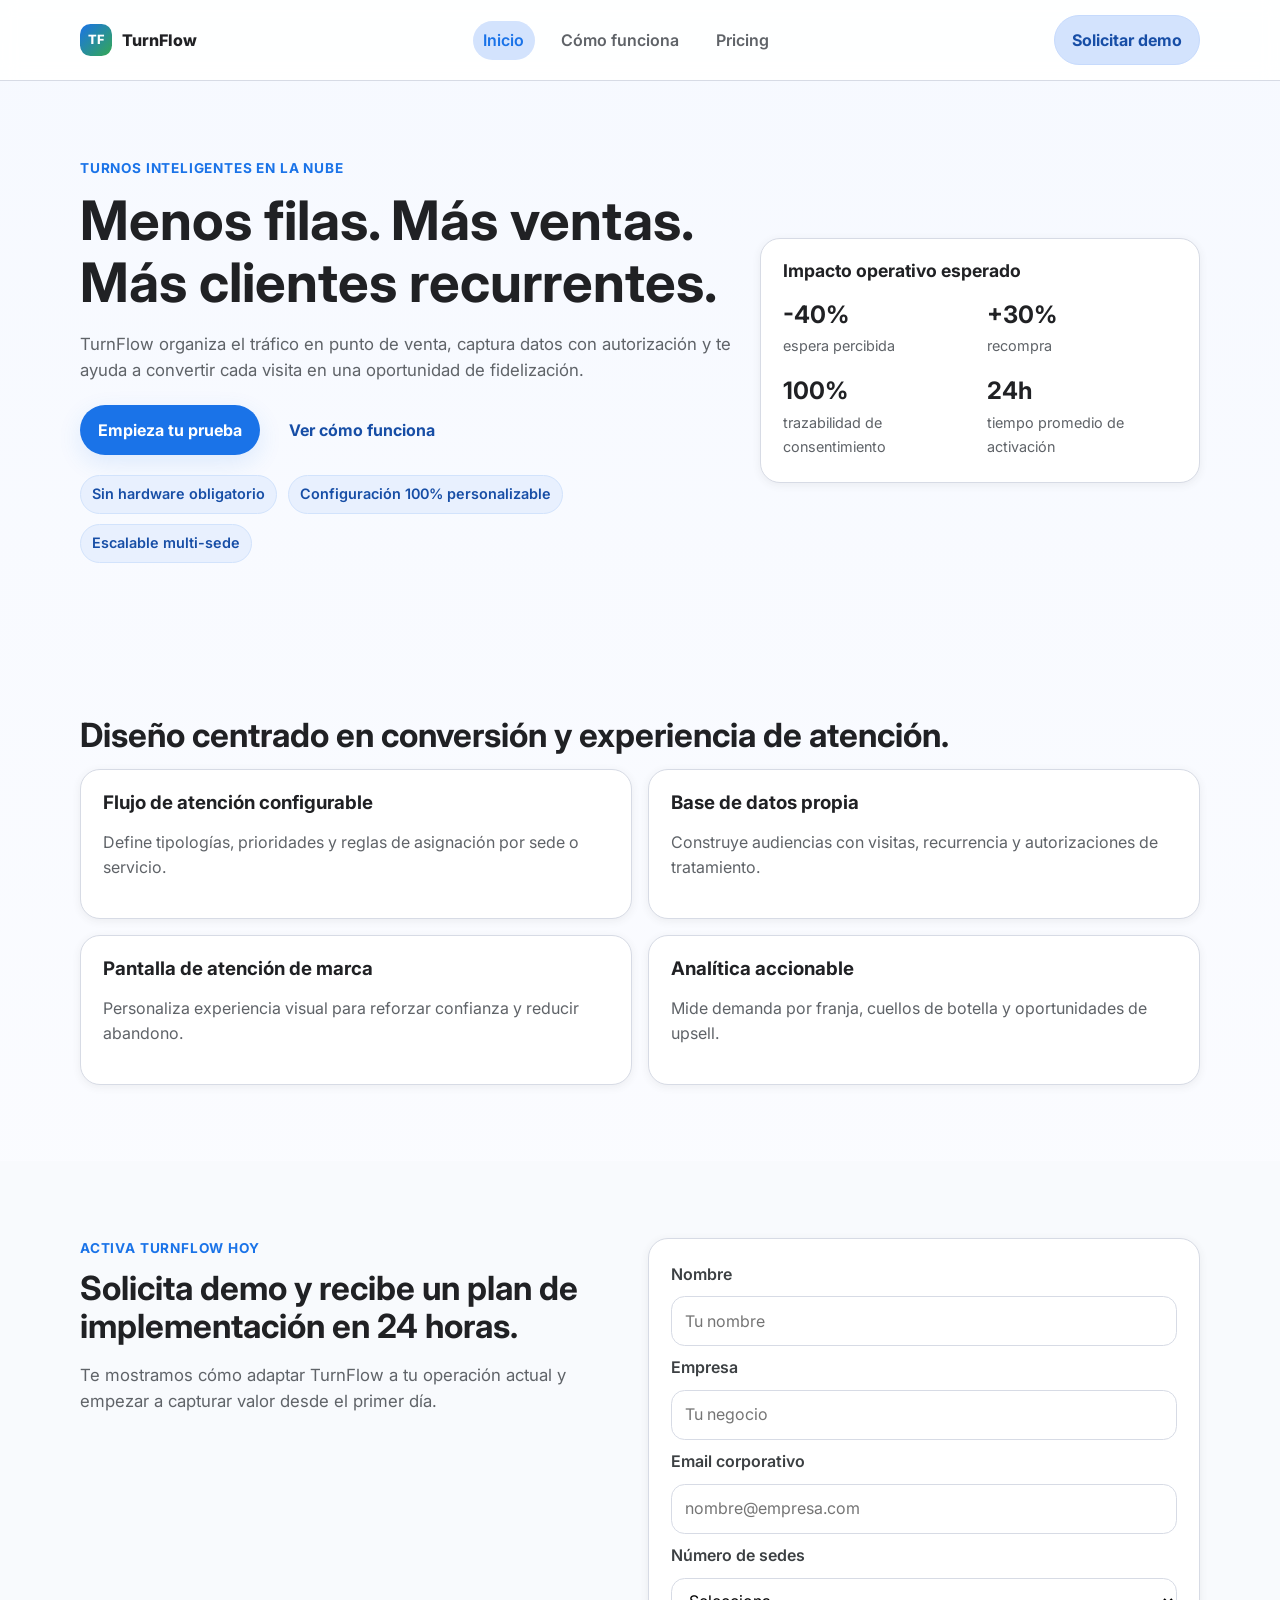
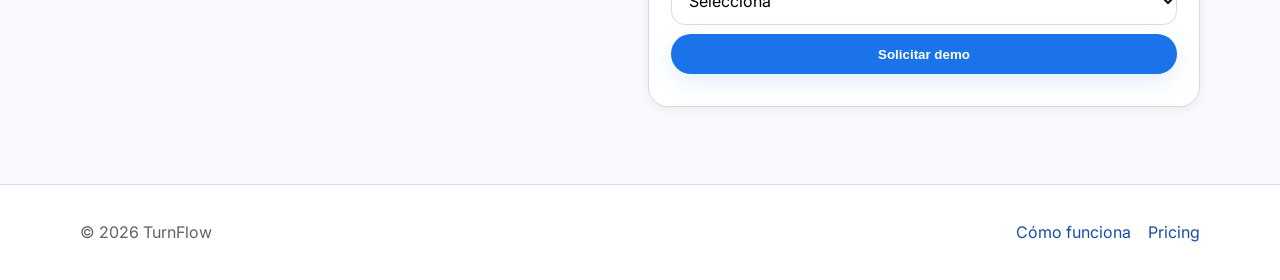
<file: index.html>
<!doctype html>
<html lang="es">
  <head>
    <meta charset="UTF-8" />
    <meta name="viewport" content="width=device-width, initial-scale=1.0" />
    <title>TurnFlow | Convierte filas en clientes fieles</title>
    <meta
      name="description"
      content="Sistema de turnos cloud para ordenar atención, capturar datos autorizados y aumentar recompra."
    />
    <link rel="preconnect" href="https://fonts.googleapis.com" />
    <link rel="preconnect" href="https://fonts.gstatic.com" crossorigin />
    <link
      href="https://fonts.googleapis.com/css2?family=Inter:wght@400;500;600;700;800&display=swap"
      rel="stylesheet"
    />
    <link rel="stylesheet" href="styles.css" />
  </head>
  <body>
    <header class="site-header">
      <div class="container nav-shell">
        <a href="/" class="logo" aria-label="TurnFlow inicio">
          <span class="logo-mark">TF</span>
          <span>TurnFlow</span>
        </a>

        <nav class="nav-links" aria-label="Navegación principal">
          <a href="/" aria-current="page">Inicio</a>
          <a href="/como-funciona">Cómo funciona</a>
          <a href="/pricing">Pricing</a>
        </nav>

        <a class="btn btn-tonal" href="#cta">Solicitar demo</a>
      </div>
    </header>

    <main>
      <section class="hero section">
        <div class="container hero-grid">
          <div>
            <p class="eyebrow">Turnos inteligentes en la nube</p>
            <h1>Menos filas. Más ventas. Más clientes recurrentes.</h1>
            <p class="lead">
              TurnFlow organiza el tráfico en punto de venta, captura datos con autorización y te
              ayuda a convertir cada visita en una oportunidad de fidelización.
            </p>

            <div class="cta-row">
              <a class="btn btn-primary" href="#cta">Empieza tu prueba</a>
              <a class="btn btn-text" href="/como-funciona">Ver cómo funciona</a>
            </div>

            <ul class="chips">
              <li>Sin hardware obligatorio</li>
              <li>Configuración 100% personalizable</li>
              <li>Escalable multi-sede</li>
            </ul>
          </div>

          <aside class="card metric-panel" aria-label="Métricas">
            <h2>Impacto operativo esperado</h2>
            <div class="metric-grid">
              <article>
                <strong>-40%</strong>
                <span>espera percibida</span>
              </article>
              <article>
                <strong>+30%</strong>
                <span>recompra</span>
              </article>
              <article>
                <strong>100%</strong>
                <span>trazabilidad de consentimiento</span>
              </article>
              <article>
                <strong>24h</strong>
                <span>tiempo promedio de activación</span>
              </article>
            </div>
          </aside>
        </div>
      </section>

      <section class="section">
        <div class="container">
          <h2>Diseño centrado en conversión y experiencia de atención.</h2>
          <div class="feature-grid">
            <article class="card">
              <h3>Flujo de atención configurable</h3>
              <p>Define tipologías, prioridades y reglas de asignación por sede o servicio.</p>
            </article>
            <article class="card">
              <h3>Base de datos propia</h3>
              <p>Construye audiencias con visitas, recurrencia y autorizaciones de tratamiento.</p>
            </article>
            <article class="card">
              <h3>Pantalla de atención de marca</h3>
              <p>Personaliza experiencia visual para reforzar confianza y reducir abandono.</p>
            </article>
            <article class="card">
              <h3>Analítica accionable</h3>
              <p>Mide demanda por franja, cuellos de botella y oportunidades de upsell.</p>
            </article>
          </div>
        </div>
      </section>

      <section class="section section-alt" id="cta">
        <div class="container cta-layout">
          <div>
            <p class="eyebrow">Activa TurnFlow hoy</p>
            <h2>Solicita demo y recibe un plan de implementación en 24 horas.</h2>
            <p class="lead">
              Te mostramos cómo adaptar TurnFlow a tu operación actual y empezar a capturar valor
              desde el primer día.
            </p>
          </div>

          <form class="card lead-form" id="lead-form">
            <label for="name">Nombre</label>
            <input id="name" name="name" required type="text" placeholder="Tu nombre" />

            <label for="business">Empresa</label>
            <input id="business" name="business" required type="text" placeholder="Tu negocio" />

            <label for="email">Email corporativo</label>
            <input id="email" name="email" required type="email" placeholder="nombre@empresa.com" />

            <label for="size">Número de sedes</label>
            <select id="size" name="size" required>
              <option value="" selected disabled>Selecciona</option>
              <option>1 sede</option>
              <option>2 a 5 sedes</option>
              <option>6 a 20 sedes</option>
              <option>20+ sedes</option>
            </select>

            <button type="submit" class="btn btn-primary">Solicitar demo</button>
            <p id="form-success" class="form-success" role="status" aria-live="polite"></p>
          </form>
        </div>
      </section>
    </main>

    <footer class="site-footer">
      <div class="container footer-shell">
        <p>© 2026 TurnFlow</p>
        <div>
          <a href="/como-funciona">Cómo funciona</a>
          <a href="/pricing">Pricing</a>
        </div>
      </div>
    </footer>

    <script src="script.js"></script>
  </body>
</html>
</file>
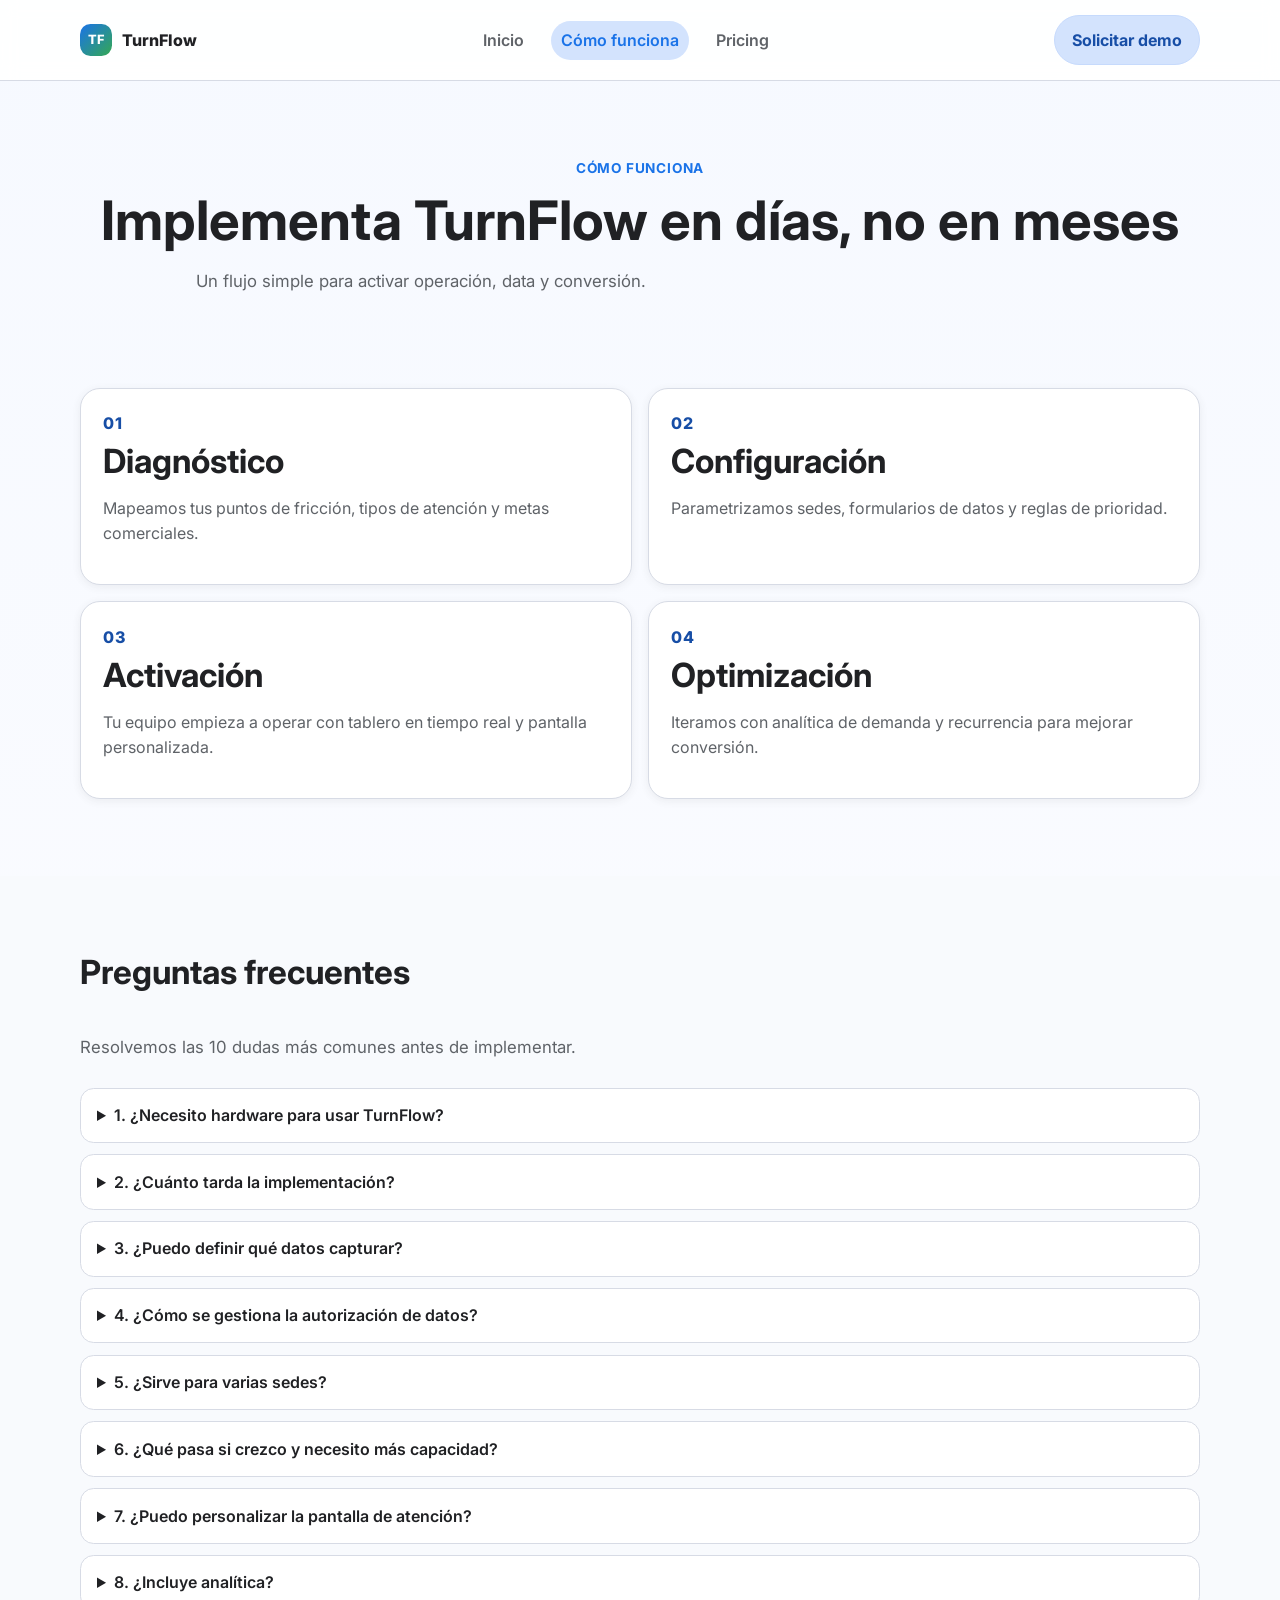
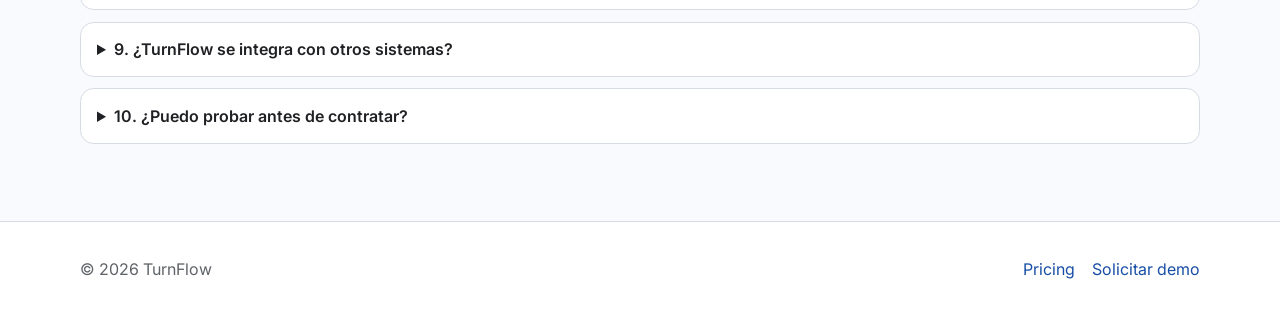
<file: como-funciona.html>
<!doctype html>
<html lang="es">
  <head>
    <meta charset="UTF-8" />
    <meta name="viewport" content="width=device-width, initial-scale=1.0" />
    <title>Cómo funciona TurnFlow | Flujo de atención en 4 pasos</title>
    <meta
      name="description"
      content="Conoce cómo implementar TurnFlow en 4 pasos y resuelve dudas clave con preguntas frecuentes."
    />
    <link rel="preconnect" href="https://fonts.googleapis.com" />
    <link rel="preconnect" href="https://fonts.gstatic.com" crossorigin />
    <link
      href="https://fonts.googleapis.com/css2?family=Inter:wght@400;500;600;700;800&display=swap"
      rel="stylesheet"
    />
    <link rel="stylesheet" href="styles.css" />
  </head>
  <body>
    <header class="site-header">
      <div class="container nav-shell">
        <a href="/" class="logo" aria-label="TurnFlow inicio">
          <span class="logo-mark">TF</span>
          <span>TurnFlow</span>
        </a>
        <nav class="nav-links" aria-label="Navegación principal">
          <a href="/">Inicio</a>
          <a href="/como-funciona" aria-current="page">Cómo funciona</a>
          <a href="/pricing">Pricing</a>
        </nav>
        <a class="btn btn-tonal" href="/#cta">Solicitar demo</a>
      </div>
    </header>

    <main>
      <section class="section">
        <div class="container center-head">
          <p class="eyebrow">Cómo funciona</p>
          <h1>Implementa TurnFlow en días, no en meses</h1>
          <p class="lead">Un flujo simple para activar operación, data y conversión.</p>
        </div>
      </section>

      <section class="section compact-top">
        <div class="container steps-grid">
          <article class="card">
            <p class="step-number">01</p>
            <h2>Diagnóstico</h2>
            <p>Mapeamos tus puntos de fricción, tipos de atención y metas comerciales.</p>
          </article>
          <article class="card">
            <p class="step-number">02</p>
            <h2>Configuración</h2>
            <p>Parametrizamos sedes, formularios de datos y reglas de prioridad.</p>
          </article>
          <article class="card">
            <p class="step-number">03</p>
            <h2>Activación</h2>
            <p>Tu equipo empieza a operar con tablero en tiempo real y pantalla personalizada.</p>
          </article>
          <article class="card">
            <p class="step-number">04</p>
            <h2>Optimización</h2>
            <p>Iteramos con analítica de demanda y recurrencia para mejorar conversión.</p>
          </article>
        </div>
      </section>

      <section class="section section-alt">
        <div class="container faq-shell">
          <h2>Preguntas frecuentes</h2>
          <p class="lead">Resolvemos las 10 dudas más comunes antes de implementar.</p>

          <details>
            <summary>1. ¿Necesito hardware para usar TurnFlow?</summary>
            <p>No. Funciona en la nube y usa la infraestructura digital que ya tienes.</p>
          </details>
          <details>
            <summary>2. ¿Cuánto tarda la implementación?</summary>
            <p>Normalmente entre 24 y 72 horas según número de sedes y nivel de personalización.</p>
          </details>
          <details>
            <summary>3. ¿Puedo definir qué datos capturar?</summary>
            <p>Sí. Tú controlas campos, consentimientos y estructura de registro.</p>
          </details>
          <details>
            <summary>4. ¿Cómo se gestiona la autorización de datos?</summary>
            <p>El sistema registra consentimiento y deja trazabilidad para cumplimiento y auditoría.</p>
          </details>
          <details>
            <summary>5. ¿Sirve para varias sedes?</summary>
            <p>Sí. Puedes operar multi-sede con visibilidad centralizada.</p>
          </details>
          <details>
            <summary>6. ¿Qué pasa si crezco y necesito más capacidad?</summary>
            <p>Escalas de plan sin migraciones complejas ni interrupciones.</p>
          </details>
          <details>
            <summary>7. ¿Puedo personalizar la pantalla de atención?</summary>
            <p>Sí, colores, mensajes y orden visual pueden adaptarse a tu marca.</p>
          </details>
          <details>
            <summary>8. ¿Incluye analítica?</summary>
            <p>Sí. Mide tiempos, demanda por franja y recurrencia para decisiones comerciales.</p>
          </details>
          <details>
            <summary>9. ¿TurnFlow se integra con otros sistemas?</summary>
            <p>El plan Scale contempla integraciones y acompañamiento técnico especializado.</p>
          </details>
          <details>
            <summary>10. ¿Puedo probar antes de contratar?</summary>
            <p>Sí. Puedes solicitar demo y piloto para validar valor en tu operación real.</p>
          </details>
        </div>
      </section>
    </main>

    <footer class="site-footer">
      <div class="container footer-shell">
        <p>© 2026 TurnFlow</p>
        <div>
          <a href="/pricing">Pricing</a>
          <a href="/#cta">Solicitar demo</a>
        </div>
      </div>
    </footer>
  </body>
</html>
</file>
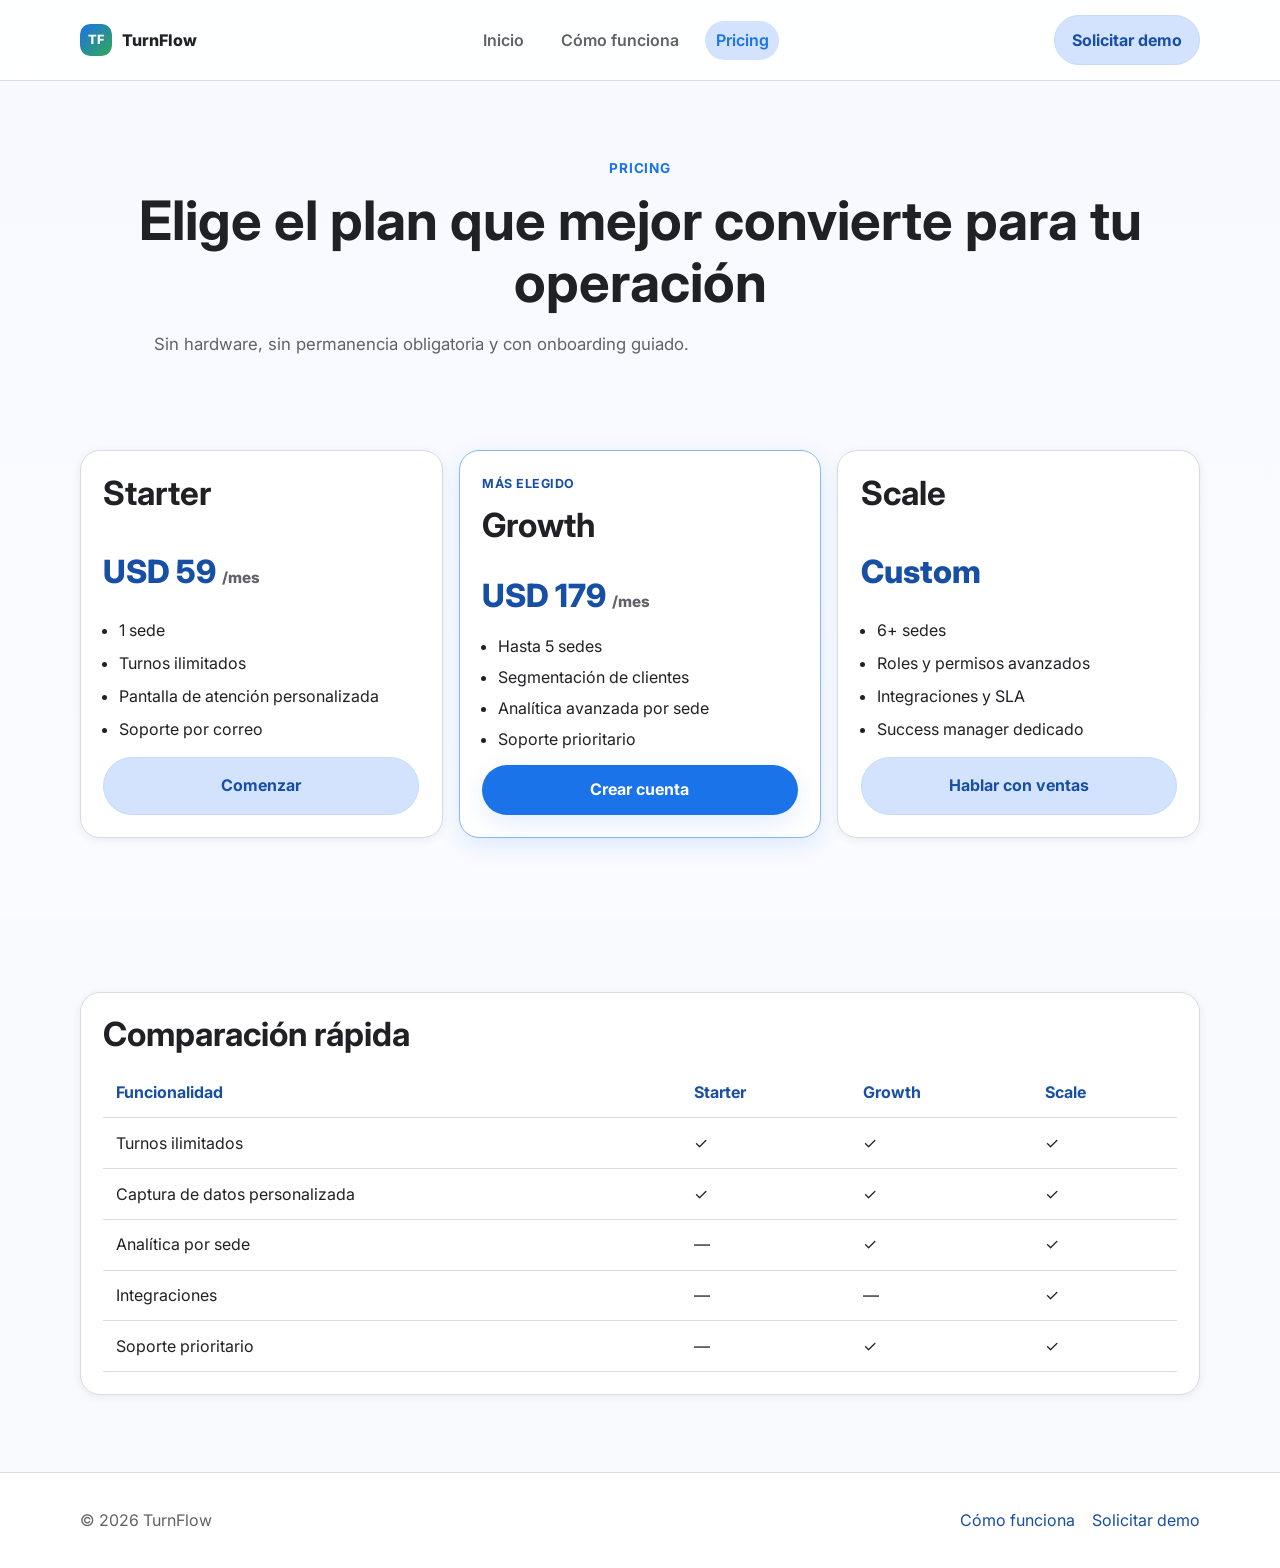
<file: pricing.html>
<!doctype html>
<html lang="es">
  <head>
    <meta charset="UTF-8" />
    <meta name="viewport" content="width=device-width, initial-scale=1.0" />
    <title>TurnFlow Pricing | Planes para crecer sin filas</title>
    <meta
      name="description"
      content="Compara planes de TurnFlow y elige la opción ideal según tus sedes y nivel de crecimiento."
    />
    <link rel="preconnect" href="https://fonts.googleapis.com" />
    <link rel="preconnect" href="https://fonts.gstatic.com" crossorigin />
    <link
      href="https://fonts.googleapis.com/css2?family=Inter:wght@400;500;600;700;800&display=swap"
      rel="stylesheet"
    />
    <link rel="stylesheet" href="styles.css" />
  </head>
  <body>
    <header class="site-header">
      <div class="container nav-shell">
        <a href="/" class="logo" aria-label="TurnFlow inicio">
          <span class="logo-mark">TF</span>
          <span>TurnFlow</span>
        </a>
        <nav class="nav-links" aria-label="Navegación principal">
          <a href="/">Inicio</a>
          <a href="/como-funciona">Cómo funciona</a>
          <a href="/pricing" aria-current="page">Pricing</a>
        </nav>
        <a class="btn btn-tonal" href="/#cta">Solicitar demo</a>
      </div>
    </header>

    <main>
      <section class="section">
        <div class="container center-head">
          <p class="eyebrow">Pricing</p>
          <h1>Elige el plan que mejor convierte para tu operación</h1>
          <p class="lead">Sin hardware, sin permanencia obligatoria y con onboarding guiado.</p>
        </div>
      </section>

      <section class="section compact-top">
        <div class="container pricing-grid">
          <article class="card pricing-card">
            <h2>Starter</h2>
            <p class="price">USD 59 <span>/mes</span></p>
            <ul>
              <li>1 sede</li>
              <li>Turnos ilimitados</li>
              <li>Pantalla de atención personalizada</li>
              <li>Soporte por correo</li>
            </ul>
            <a class="btn btn-tonal" href="/#cta">Comenzar</a>
          </article>

          <article class="card pricing-card featured">
            <p class="badge">Más elegido</p>
            <h2>Growth</h2>
            <p class="price">USD 179 <span>/mes</span></p>
            <ul>
              <li>Hasta 5 sedes</li>
              <li>Segmentación de clientes</li>
              <li>Analítica avanzada por sede</li>
              <li>Soporte prioritario</li>
            </ul>
            <a class="btn btn-primary" href="/#cta">Crear cuenta</a>
          </article>

          <article class="card pricing-card">
            <h2>Scale</h2>
            <p class="price">Custom</p>
            <ul>
              <li>6+ sedes</li>
              <li>Roles y permisos avanzados</li>
              <li>Integraciones y SLA</li>
              <li>Success manager dedicado</li>
            </ul>
            <a class="btn btn-tonal" href="/#cta">Hablar con ventas</a>
          </article>
        </div>
      </section>

      <section class="section section-alt">
        <div class="container compare-shell card">
          <h2>Comparación rápida</h2>
          <div class="table-wrap">
            <table>
              <thead>
                <tr>
                  <th>Funcionalidad</th>
                  <th>Starter</th>
                  <th>Growth</th>
                  <th>Scale</th>
                </tr>
              </thead>
              <tbody>
                <tr>
                  <td>Turnos ilimitados</td>
                  <td>✓</td>
                  <td>✓</td>
                  <td>✓</td>
                </tr>
                <tr>
                  <td>Captura de datos personalizada</td>
                  <td>✓</td>
                  <td>✓</td>
                  <td>✓</td>
                </tr>
                <tr>
                  <td>Analítica por sede</td>
                  <td>—</td>
                  <td>✓</td>
                  <td>✓</td>
                </tr>
                <tr>
                  <td>Integraciones</td>
                  <td>—</td>
                  <td>—</td>
                  <td>✓</td>
                </tr>
                <tr>
                  <td>Soporte prioritario</td>
                  <td>—</td>
                  <td>✓</td>
                  <td>✓</td>
                </tr>
              </tbody>
            </table>
          </div>
        </div>
      </section>
    </main>

    <footer class="site-footer">
      <div class="container footer-shell">
        <p>© 2026 TurnFlow</p>
        <div>
          <a href="/como-funciona">Cómo funciona</a>
          <a href="/#cta">Solicitar demo</a>
        </div>
      </div>
    </footer>
  </body>
</html>
</file>
<file: styles.css>
:root {
  --md-primary: #1a73e8;
  --md-on-primary: #ffffff;
  --md-primary-container: #d3e3fd;
  --md-secondary-container: #e8f0fe;
  --md-surface: #ffffff;
  --md-surface-2: #f8fafd;
  --md-outline: #d7dbe5;
  --md-text: #202124;
  --md-text-muted: #5f6368;
  --radius-l: 1.25rem;
  --radius-m: 0.85rem;
  --shadow-1: 0 2px 8px rgba(60, 64, 67, 0.08);
  --shadow-2: 0 8px 24px rgba(26, 115, 232, 0.12);
}

* {
  box-sizing: border-box;
}

body {
  margin: 0;
  font-family: 'Inter', system-ui, -apple-system, sans-serif;
  color: var(--md-text);
  background: linear-gradient(180deg, #f6f9ff 0%, #fdfdff 100%);
  line-height: 1.55;
}

.container {
  width: min(1120px, 92%);
  margin: 0 auto;
}

.section {
  padding: 4.8rem 0;
}

.compact-top {
  padding-top: 0;
}

.section-alt {
  background: var(--md-surface-2);
}

.site-header {
  position: sticky;
  top: 0;
  z-index: 30;
  border-bottom: 1px solid var(--md-outline);
  background: rgba(255, 255, 255, 0.9);
  backdrop-filter: blur(8px);
}

.nav-shell {
  padding: 0.95rem 0;
  display: flex;
  align-items: center;
  justify-content: space-between;
  gap: 1rem;
}

.logo {
  display: inline-flex;
  align-items: center;
  gap: 0.65rem;
  text-decoration: none;
  color: var(--md-text);
  font-weight: 800;
}

.logo-mark {
  width: 2rem;
  height: 2rem;
  border-radius: 0.65rem;
  display: grid;
  place-items: center;
  color: var(--md-on-primary);
  font-size: 0.8rem;
  background: linear-gradient(135deg, #1a73e8, #34a853);
}

.nav-links {
  display: inline-flex;
  gap: 1rem;
}

.nav-links a {
  text-decoration: none;
  color: var(--md-text-muted);
  font-weight: 600;
  padding: 0.45rem 0.65rem;
  border-radius: 999px;
}

.nav-links a[aria-current='page'],
.nav-links a:hover {
  color: var(--md-primary);
  background: var(--md-primary-container);
}

h1,
h2,
h3 {
  margin: 0 0 0.9rem;
  line-height: 1.15;
}

h1 {
  font-size: clamp(2rem, 4.3vw, 3.4rem);
}

h2 {
  font-size: clamp(1.35rem, 2.6vw, 2.1rem);
}

.lead {
  color: var(--md-text-muted);
  font-size: 1.05rem;
  max-width: 62ch;
}

.eyebrow {
  margin: 0 0 0.6rem;
  color: var(--md-primary);
  letter-spacing: 0.06em;
  text-transform: uppercase;
  font-size: 0.85rem;
  font-weight: 700;
}

.hero-grid {
  display: grid;
  grid-template-columns: 1.2fr 0.8fr;
  gap: 1.2rem;
  align-items: center;
}

.cta-row {
  display: flex;
  flex-wrap: wrap;
  gap: 0.75rem;
  margin-top: 1.4rem;
}

.chips {
  margin: 1.25rem 0 0;
  padding: 0;
  list-style: none;
  display: flex;
  flex-wrap: wrap;
  gap: 0.65rem;
}

.chips li {
  background: var(--md-secondary-container);
  color: #174ea6;
  border: 1px solid #d2e3fc;
  padding: 0.45rem 0.7rem;
  border-radius: 999px;
  font-weight: 600;
  font-size: 0.9rem;
}

.card {
  background: var(--md-surface);
  border: 1px solid var(--md-outline);
  border-radius: var(--radius-l);
  box-shadow: var(--shadow-1);
  padding: 1.4rem;
}

.metric-panel h2 {
  font-size: 1.1rem;
}

.metric-grid {
  display: grid;
  grid-template-columns: repeat(2, minmax(0, 1fr));
  gap: 0.9rem;
}

.metric-grid strong {
  font-size: 1.5rem;
  display: block;
}

.metric-grid span {
  color: var(--md-text-muted);
  font-size: 0.9rem;
}

.feature-grid {
  display: grid;
  grid-template-columns: repeat(2, minmax(0, 1fr));
  gap: 1rem;
}

.feature-grid p,
p {
  color: var(--md-text-muted);
}

.cta-layout {
  display: grid;
  gap: 1rem;
  grid-template-columns: 1fr 1fr;
  align-items: start;
}

.lead-form {
  display: grid;
  gap: 0.6rem;
}

label {
  font-weight: 600;
  color: #3c4043;
}

input,
select {
  border: 1px solid var(--md-outline);
  border-radius: var(--radius-m);
  padding: 0.72rem 0.78rem;
  font: inherit;
  background: #fff;
}

input:focus,
select:focus {
  outline: 2px solid #8ab4f8;
  border-color: #8ab4f8;
}

.btn {
  border: 1px solid transparent;
  border-radius: 999px;
  font-weight: 700;
  text-decoration: none;
  display: inline-flex;
  align-items: center;
  justify-content: center;
  padding: 0.72rem 1.05rem;
  cursor: pointer;
}

.btn-primary {
  background: var(--md-primary);
  color: var(--md-on-primary);
  box-shadow: var(--shadow-2);
}

.btn-primary:hover {
  background: #1557b0;
}

.btn-tonal {
  background: var(--md-primary-container);
  color: #174ea6;
  border-color: #c6dafc;
}

.btn-text {
  color: #174ea6;
}

.form-success {
  margin: 0;
  color: #137333;
  font-weight: 700;
}

.center-head {
  text-align: center;
}

.pricing-grid {
  display: grid;
  grid-template-columns: repeat(3, minmax(0, 1fr));
  gap: 1rem;
}

.pricing-card {
  display: grid;
  gap: 0.8rem;
}

.price {
  font-size: 2rem;
  font-weight: 800;
  margin: 0;
  color: #174ea6;
}

.price span {
  font-size: 0.95rem;
  color: var(--md-text-muted);
}

.pricing-card ul {
  margin: 0;
  padding-left: 1rem;
  display: grid;
  gap: 0.4rem;
}

.featured {
  border-color: #8ab4f8;
  box-shadow: var(--shadow-2);
}

.badge {
  margin: 0;
  font-size: 0.78rem;
  font-weight: 700;
  color: #174ea6;
  text-transform: uppercase;
  letter-spacing: 0.04em;
}

.table-wrap {
  overflow-x: auto;
}

table {
  width: 100%;
  border-collapse: collapse;
}

th,
td {
  border-bottom: 1px solid var(--md-outline);
  padding: 0.78rem;
  text-align: left;
}

th {
  color: #174ea6;
}

.steps-grid {
  display: grid;
  grid-template-columns: repeat(2, minmax(0, 1fr));
  gap: 1rem;
}

.step-number {
  margin: 0 0 0.4rem;
  color: #174ea6;
  font-weight: 800;
  letter-spacing: 0.06em;
}

.faq-shell {
  display: grid;
  gap: 0.7rem;
}

details {
  background: #fff;
  border: 1px solid var(--md-outline);
  border-radius: var(--radius-m);
  padding: 0.9rem 1rem;
}

summary {
  cursor: pointer;
  font-weight: 600;
}

.site-footer {
  border-top: 1px solid var(--md-outline);
  background: #fff;
}

.footer-shell {
  padding: 1.2rem 0;
  display: flex;
  justify-content: space-between;
  gap: 0.8rem;
  align-items: center;
}

.footer-shell a {
  color: #174ea6;
  text-decoration: none;
  margin-left: 0.8rem;
}

@media (max-width: 960px) {
  .hero-grid,
  .cta-layout,
  .pricing-grid,
  .steps-grid {
    grid-template-columns: 1fr;
  }

  .feature-grid {
    grid-template-columns: 1fr;
  }

  .nav-links {
    display: none;
  }
}
</file>
